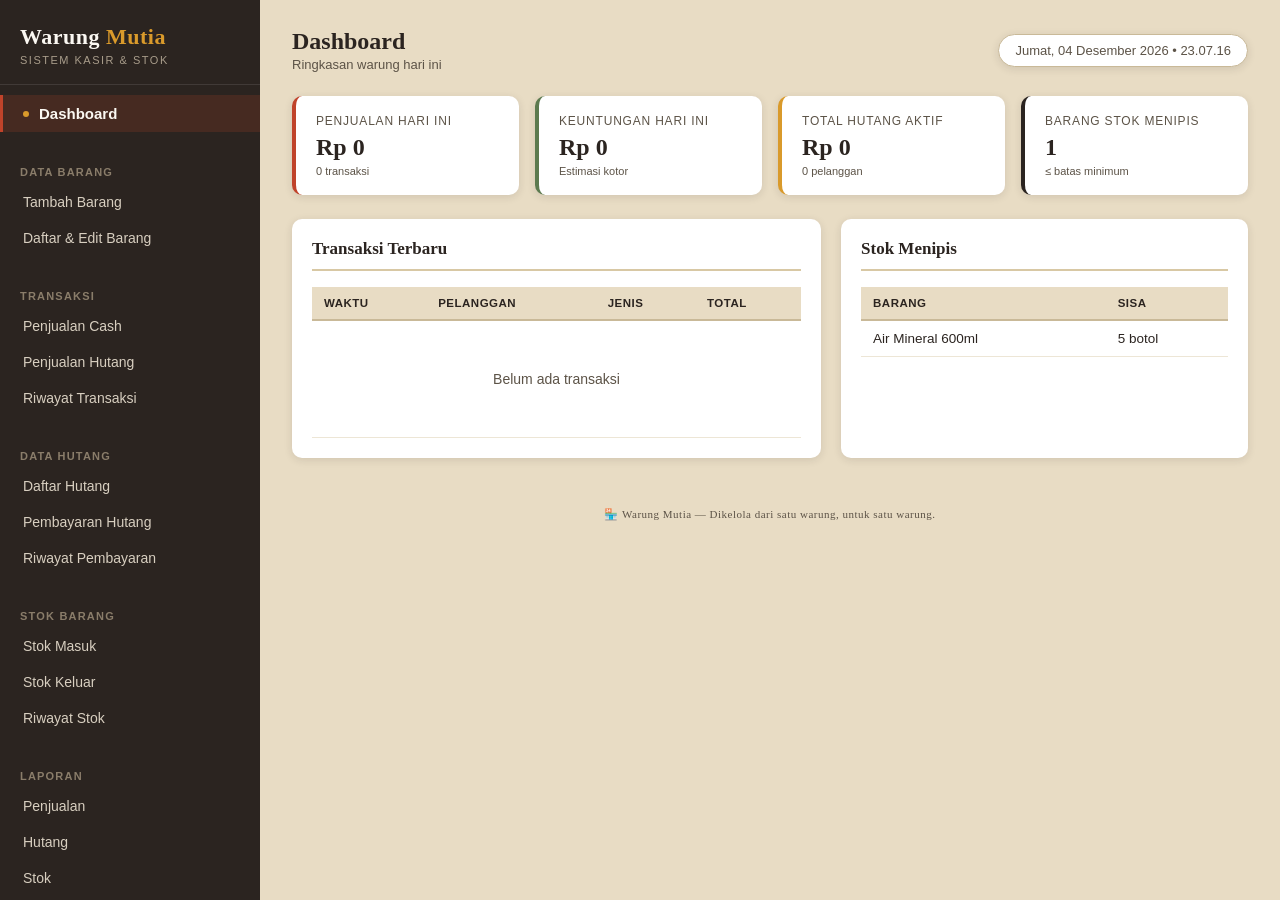
<file: index.html>
<!DOCTYPE html>
<html lang="id">
<head>
  <meta charset="UTF-8">
  <meta name="viewport" content="width=device-width, initial-scale=1.0">

  <!-- Theme browser/mobile -->
  <meta name="theme-color" content="#000000">
  <meta name="mobile-web-app-capable" content="yes">

  <!-- Title -->
  <title>Warung Mutia — Aplikasi Kasir</title>

  <!-- CSS -->
  <link rel="stylesheet" href="style.css">

  <!-- Browser favicon -->
  <link rel="icon" type="image/png" href="logo.png">

  <!-- iPhone Home Screen -->
  <link rel="apple-touch-icon" href="logo.png">

  <!-- Progressive Web App -->
  <link rel="manifest" href="manifest.json">

  <!-- Optional: iPhone standalone mode -->
  <meta name="apple-mobile-web-app-capable" content="yes">
  <meta name="apple-mobile-web-app-status-bar-style" content="black">

</head>
<body>

<div class="app">

  <div class="sidebar-overlay" id="sidebarOverlay" onclick="toggleSidebar(false)"></div>

  <!-- SIDEBAR -->
  <nav class="sidebar" id="sidebar">
    <div class="sidebar-header">
      <div class="logo brand-font">Warung <span>Mutia</span></div>
      <div class="tagline">Sistem Kasir &amp; Stok</div>
    </div>

    <div class="nav-group">
      <div class="nav-item dash active" data-target="dashboard" onclick="showSection('dashboard', this)">
        <span class="dot"></span> Dashboard
      </div>
    </div>

    <div class="nav-group">
      <div class="nav-group-title">Data Barang</div>
      <div class="nav-item" data-target="barang-tambah" onclick="showSection('barang-tambah', this)">Tambah Barang</div>
      <div class="nav-item" data-target="barang-daftar" onclick="showSection('barang-daftar', this)">Daftar &amp; Edit Barang</div>
    </div>

    <div class="nav-group">
      <div class="nav-group-title">Transaksi</div>
      <div class="nav-item" data-target="jual-cash" onclick="showSection('jual-cash', this)">Penjualan Cash</div>
      <div class="nav-item" data-target="jual-hutang" onclick="showSection('jual-hutang', this)">Penjualan Hutang</div>
      <div class="nav-item" data-target="riwayat-transaksi" onclick="showSection('riwayat-transaksi', this)">Riwayat Transaksi</div>
    </div>

    <div class="nav-group">
      <div class="nav-group-title">Data Hutang</div>
      <div class="nav-item" data-target="daftar-hutang" onclick="showSection('daftar-hutang', this)">Daftar Hutang</div>
      <div class="nav-item" data-target="bayar-hutang" onclick="showSection('bayar-hutang', this)">Pembayaran Hutang</div>
      <div class="nav-item" data-target="riwayat-bayar" onclick="showSection('riwayat-bayar', this)">Riwayat Pembayaran</div>
    </div>

    <div class="nav-group">
      <div class="nav-group-title">Stok Barang</div>
      <div class="nav-item" data-target="stok-masuk" onclick="showSection('stok-masuk', this)">Stok Masuk</div>
      <div class="nav-item" data-target="stok-keluar" onclick="showSection('stok-keluar', this)">Stok Keluar</div>
      <div class="nav-item" data-target="riwayat-stok" onclick="showSection('riwayat-stok', this)">Riwayat Stok</div>
    </div>

    <div class="nav-group">
      <div class="nav-group-title">Laporan</div>
      <div class="nav-item" data-target="lap-penjualan" onclick="showSection('lap-penjualan', this)">Penjualan</div>
      <div class="nav-item" data-target="lap-hutang" onclick="showSection('lap-hutang', this)">Hutang</div>
      <div class="nav-item" data-target="lap-stok" onclick="showSection('lap-stok', this)">Stok</div>
      <div class="nav-item" data-target="lap-untung" onclick="showSection('lap-untung', this)">Keuntungan</div>
    </div>

    <div class="nav-group">
      <div class="nav-group-title">Cadangan Data</div>
      <div class="nav-item" data-target="backup" onclick="showSection('backup', this)">💾 Backup &amp; Restore</div>
    </div>

    <div style="padding:18px 20px;margin-top:auto;">
      <button class="btn btn-outline btn-sm" style="width:100%;color:#d8cfc0;border-color:rgba(255,255,255,0.2);" onclick="resetAllData()">↺ Reset Semua Data</button>
    </div>
  </nav>

  <!-- MAIN -->
  <main class="main">

    <div class="topbar">
      <div style="display:flex;align-items:center;gap:12px;">
        <button class="menu-toggle" onclick="toggleSidebar(true)">☰</button>
        <div>
          <h1 id="pageTitle">Dashboard</h1>
          <div class="subtitle" id="pageSubtitle">Ringkasan warung hari ini</div>
        </div>
      </div>
      <div class="clock-pill" id="clockPill">—</div>
    </div>

    <!-- ============ DASHBOARD ============ -->
    <section class="section active" id="sec-dashboard">
      <div class="stat-grid">
        <div class="stat-card">
          <div class="label">Penjualan Hari Ini</div>
          <div class="value" id="stOmsetHariIni">Rp 0</div>
          <div class="sub" id="stTrxHariIni">0 transaksi</div>
        </div>
        <div class="stat-card leaf">
          <div class="label">Keuntungan Hari Ini</div>
          <div class="value" id="stUntungHariIni">Rp 0</div>
          <div class="sub">Estimasi kotor</div>
        </div>
        <div class="stat-card turmeric">
          <div class="label">Total Hutang Aktif</div>
          <div class="value" id="stHutangAktif">Rp 0</div>
          <div class="sub" id="stJmlPelangganHutang">0 pelanggan</div>
        </div>
        <div class="stat-card ink">
          <div class="label">Barang Stok Menipis</div>
          <div class="value" id="stStokMenipis">0</div>
          <div class="sub">≤ batas minimum</div>
        </div>
      </div>

      <div class="two-col">
        <div class="card">
          <h2>Transaksi Terbaru</h2>
          <div class="table-wrap">
            <table>
              <thead><tr><th>Waktu</th><th>Pelanggan</th><th>Jenis</th><th>Total</th></tr></thead>
              <tbody id="tblTrxTerbaru"></tbody>
            </table>
          </div>
        </div>
        <div class="card">
          <h2>Stok Menipis</h2>
          <div class="table-wrap">
            <table>
              <thead><tr><th>Barang</th><th>Sisa</th></tr></thead>
              <tbody id="tblStokMenipis"></tbody>
            </table>
          </div>
        </div>
      </div>
      <div class="signature-mark">🏪 Warung Mutia — Dikelola dari satu warung, untuk satu warung.</div>
    </section>

    <!-- ============ TAMBAH BARANG ============ -->
    <section class="section" id="sec-barang-tambah">
      <div class="card">
        <h2>Tambah Barang Baru</h2>
        <form id="formTambahBarang" onsubmit="return tambahBarang(event)">
          <div class="form-grid">
            <div class="field"><label>Nama Barang</label><input type="text" id="b_nama" required placeholder="Contoh: Indomie Goreng"></div>
            <div class="field"><label>Kategori</label><input type="text" id="b_kategori" placeholder="Contoh: Makanan Instan"></div>
            <div class="field"><label>Harga Beli (Rp)</label><input type="number" id="b_hargabeli" min="0" required placeholder="2500"></div>
            <div class="field"><label>Harga Jual (Rp)</label><input type="number" id="b_hargajual" min="0" required placeholder="3000"></div>
            <div class="field"><label>Stok Awal</label><input type="number" id="b_stok" min="0" required placeholder="50"></div>
            <div class="field"><label>Satuan</label><input type="text" id="b_satuan" placeholder="pcs / bungkus / kg"></div>
            <div class="field"><label>Stok Minimum (peringatan)</label><input type="number" id="b_stokmin" min="0" value="5"></div>
          </div>
          <div class="btn-row">
            <button type="submit" class="btn btn-primary">+ Simpan Barang</button>
            <button type="reset" class="btn btn-outline">Bersihkan Form</button>
          </div>
        </form>
      </div>
    </section>

    <!-- ============ DAFTAR & EDIT BARANG ============ -->
    <section class="section" id="sec-barang-daftar">
      <div class="card">
        <h2>Daftar Barang</h2>
        <div class="search-row">
          <input type="text" id="cariBarang" placeholder="Cari nama barang..." oninput="renderDaftarBarang()">
        </div>
        <div class="table-wrap">
          <table>
            <thead><tr><th>Nama</th><th>Kategori</th><th>Harga Beli</th><th>Harga Jual</th><th>Stok</th><th>Satuan</th><th>Aksi</th></tr></thead>
            <tbody id="tblDaftarBarang"></tbody>
          </table>
        </div>
      </div>
    </section>

    <!-- ============ PENJUALAN CASH ============ -->
    <section class="section" id="sec-jual-cash">
      <div class="two-col">
        <div class="card">
          <h2>Pilih Barang</h2>
          <input type="text" id="cariJualCash" placeholder="Cari barang..." oninput="renderQuickPickCash()" style="margin-bottom:12px;">
          <div class="quick-grid" id="quickPickCash"></div>
        </div>
        <div class="card">
          <h2>Keranjang Cash</h2>
          <div id="cartCash"><div class="empty-state"><span class="icon">🛒</span>Keranjang masih kosong</div></div>
          <div class="total-row"><span>Total</span><span id="totalCash">Rp 0</span></div>
          <div class="field" style="margin-top:14px;">
            <label>Uang Diterima (Rp)</label>
            <input type="number" id="cashDiterima" min="0" oninput="hitungKembalianCash()" placeholder="0">
          </div>
          <div class="helper-text" id="kembalianCash">Kembalian: Rp 0</div>
          <div class="btn-row">
            <button class="btn btn-primary" onclick="prosesCash()">✓ Proses Pembayaran</button>
            <button class="btn btn-outline" onclick="kosongkanCart('cash')">Kosongkan</button>
          </div>
        </div>
      </div>
    </section>

    <!-- ============ PENJUALAN HUTANG ============ -->
    <section class="section" id="sec-jual-hutang">
      <div class="two-col">
        <div class="card">
          <h2>Pilih Barang</h2>
          <input type="text" id="cariJualHutang" placeholder="Cari barang..." oninput="renderQuickPickHutang()" style="margin-bottom:12px;">
          <div class="quick-grid" id="quickPickHutang"></div>
        </div>
        <div class="card">
          <h2>Keranjang Hutang</h2>
          <div class="field" style="margin-bottom:14px;">
            <label>Nama Pelanggan</label>
            <input type="text" id="namaPelangganHutang" placeholder="Contoh: Bu Siti" required>
          </div>
          <div id="cartHutang"><div class="empty-state"><span class="icon">🛒</span>Keranjang masih kosong</div></div>
          <div class="total-row"><span>Total Hutang</span><span id="totalHutang">Rp 0</span></div>
          <div class="btn-row">
            <button class="btn btn-primary" onclick="prosesHutang()">✓ Catat sebagai Hutang</button>
            <button class="btn btn-outline" onclick="kosongkanCart('hutang')">Kosongkan</button>
          </div>
        </div>
      </div>
    </section>

    <!-- ============ RIWAYAT TRANSAKSI ============ -->
    <section class="section" id="sec-riwayat-transaksi">
      <div class="card">
        <h2>Riwayat Transaksi</h2>
        <div class="filter-bar">
          <div class="field"><label>Dari Tanggal</label><input type="date" id="filterTrxDari"></div>
          <div class="field"><label>Sampai Tanggal</label><input type="date" id="filterTrxSampai"></div>
          <div class="field">
            <label>Jenis</label>
            <select id="filterTrxJenis">
              <option value="">Semua</option>
              <option value="cash">Cash</option>
              <option value="hutang">Hutang</option>
            </select>
          </div>
          <button class="btn btn-primary" style="height:42px;" onclick="renderRiwayatTransaksi()">Tampilkan</button>
        </div>
        <div class="table-wrap">
          <table>
            <thead><tr><th>Waktu</th><th>Pelanggan</th><th>Jenis</th><th>Item</th><th>Total</th><th>Untung</th><th>Aksi</th></tr></thead>
            <tbody id="tblRiwayatTransaksi"></tbody>
          </table>
        </div>
      </div>
    </section>

    <!-- ============ DAFTAR HUTANG ============ -->
    <section class="section" id="sec-daftar-hutang">
      <div class="card">
        <h2>Daftar Hutang Aktif (per Pelanggan)</h2>
        <div class="table-wrap">
          <table>
            <thead><tr><th>Pelanggan</th><th>Total Hutang</th><th>Sudah Dibayar</th><th>Sisa Hutang</th><th>Status</th></tr></thead>
            <tbody id="tblDaftarHutang"></tbody>
          </table>
        </div>
      </div>
    </section>

    <!-- ============ PEMBAYARAN HUTANG ============ -->
    <section class="section" id="sec-bayar-hutang">
      <div class="card">
        <h2>Pembayaran Hutang</h2>
        <div class="form-grid">
          <div class="field">
            <label>Pilih Pelanggan</label>
            <select id="bayarPelanggan" onchange="updateInfoSisaHutang()"></select>
          </div>
          <div class="field">
            <label>Sisa Hutang Saat Ini</label>
            <input type="text" id="infoSisaHutang" disabled value="Rp 0">
          </div>
          <div class="field">
            <label>Jumlah Bayar (Rp)</label>
            <input type="number" id="jumlahBayarHutang" min="0">
          </div>
        </div>
        <div class="btn-row">
          <button class="btn btn-success" onclick="prosesBayarHutang()">✓ Simpan Pembayaran</button>
        </div>
      </div>
    </section>

    <!-- ============ RIWAYAT PEMBAYARAN ============ -->
    <section class="section" id="sec-riwayat-bayar">
      <div class="card">
        <h2>Riwayat Pembayaran Hutang</h2>
        <div class="table-wrap">
          <table>
            <thead><tr><th>Waktu</th><th>Pelanggan</th><th>Jumlah Bayar</th></tr></thead>
            <tbody id="tblRiwayatBayar"></tbody>
          </table>
        </div>
      </div>
    </section>

    <!-- ============ STOK MASUK ============ -->
    <section class="section" id="sec-stok-masuk">
      <div class="card">
        <h2>Tambah Stok Masuk</h2>
        <form id="formStokMasuk" onsubmit="return prosesStokMasuk(event)">
          <div class="form-grid">
            <div class="field">
              <label>Pilih Barang</label>
              <select id="masukBarang" required></select>
            </div>
            <div class="field"><label>Jumlah Masuk</label><input type="number" id="masukJumlah" min="1" required></div>
            <div class="field"><label>Keterangan (opsional)</label><input type="text" id="masukKet" placeholder="Contoh: Restok dari distributor"></div>
          </div>
          <div class="btn-row">
            <button type="submit" class="btn btn-success">+ Tambahkan Stok</button>
          </div>
        </form>
      </div>
    </section>

    <!-- ============ STOK KELUAR ============ -->
    <section class="section" id="sec-stok-keluar">
      <div class="card">
        <h2>Stok Keluar (di luar penjualan)</h2>
        <p class="helper-text" style="margin-bottom:14px;">Gunakan untuk barang rusak, hilang, kadaluwarsa, atau dipakai sendiri. Stok keluar dari penjualan sudah otomatis tercatat di menu Transaksi.</p>
        <form id="formStokKeluar" onsubmit="return prosesStokKeluar(event)">
          <div class="form-grid">
            <div class="field">
              <label>Pilih Barang</label>
              <select id="keluarBarang" required></select>
            </div>
            <div class="field"><label>Jumlah Keluar</label><input type="number" id="keluarJumlah" min="1" required></div>
            <div class="field"><label>Alasan</label>
              <select id="keluarAlasan">
                <option>Rusak</option>
                <option>Hilang</option>
                <option>Kadaluwarsa</option>
                <option>Pakai Sendiri</option>
                <option>Lainnya</option>
              </select>
            </div>
          </div>
          <div class="btn-row">
            <button type="submit" class="btn btn-primary">− Catat Stok Keluar</button>
          </div>
        </form>
      </div>
    </section>

    <!-- ============ RIWAYAT STOK ============ -->
    <section class="section" id="sec-riwayat-stok">
      <div class="card">
        <h2>Riwayat Pergerakan Stok</h2>
        <div class="table-wrap">
          <table>
            <thead><tr><th>Waktu</th><th>Barang</th><th>Jenis</th><th>Jumlah</th><th>Keterangan</th></tr></thead>
            <tbody id="tblRiwayatStok"></tbody>
          </table>
        </div>
      </div>
    </section>

    <!-- ============ LAPORAN PENJUALAN ============ -->
    <section class="section" id="sec-lap-penjualan">
      <div class="card">
        <h2>Laporan Penjualan</h2>
        <div class="pill-tabs">
          <div class="pill-tab active" data-p="harian" onclick="setPeriodeLaporan('penjualan','harian',this)">Harian</div>
          <div class="pill-tab" data-p="bulanan" onclick="setPeriodeLaporan('penjualan','bulanan',this)">Bulanan</div>
          <div class="pill-tab" data-p="semua" onclick="setPeriodeLaporan('penjualan','semua',this)">Semua</div>
        </div>
        <div class="stat-grid" style="grid-template-columns:repeat(3,1fr);">
          <div class="stat-card"><div class="label">Total Omset</div><div class="value" id="lapPenjualanOmset">Rp 0</div></div>
          <div class="stat-card leaf"><div class="label">Jumlah Transaksi</div><div class="value" id="lapPenjualanJumlah">0</div></div>
          <div class="stat-card turmeric"><div class="label">Rata-rata / Transaksi</div><div class="value" id="lapPenjualanRata">Rp 0</div></div>
        </div>
        <div class="table-wrap">
          <table>
            <thead><tr><th>Waktu</th><th>Pelanggan</th><th>Jenis</th><th>Total</th></tr></thead>
            <tbody id="tblLapPenjualan"></tbody>
          </table>
        </div>
      </div>
    </section>

    <!-- ============ LAPORAN HUTANG ============ -->
    <section class="section" id="sec-lap-hutang">
      <div class="card">
        <h2>Laporan Hutang</h2>
        <div class="stat-grid" style="grid-template-columns:repeat(3,1fr);">
          <div class="stat-card turmeric"><div class="label">Total Hutang Diberikan</div><div class="value" id="lapHutangTotal">Rp 0</div></div>
          <div class="stat-card leaf"><div class="label">Total Sudah Dibayar</div><div class="value" id="lapHutangDibayar">Rp 0</div></div>
          <div class="stat-card"><div class="label">Sisa Belum Dibayar</div><div class="value" id="lapHutangSisa">Rp 0</div></div>
        </div>
        <div class="table-wrap">
          <table>
            <thead><tr><th>Pelanggan</th><th>Total Hutang</th><th>Dibayar</th><th>Sisa</th><th>Status</th></tr></thead>
            <tbody id="tblLapHutang"></tbody>
          </table>
        </div>
      </div>
    </section>

    <!-- ============ LAPORAN STOK ============ -->
    <section class="section" id="sec-lap-stok">
      <div class="card">
        <h2>Laporan Stok</h2>
        <div class="table-wrap">
          <table>
            <thead><tr><th>Barang</th><th>Stok Saat Ini</th><th>Stok Minimum</th><th>Status</th><th>Nilai Stok (Modal)</th></tr></thead>
            <tbody id="tblLapStok"></tbody>
          </table>
        </div>
      </div>
    </section>

    <!-- ============ LAPORAN KEUNTUNGAN ============ -->
    <section class="section" id="sec-lap-untung">
      <div class="card">
        <h2>Laporan Keuntungan</h2>
        <div class="pill-tabs">
          <div class="pill-tab active" data-p="harian" onclick="setPeriodeLaporan('untung','harian',this)">Harian</div>
          <div class="pill-tab" data-p="bulanan" onclick="setPeriodeLaporan('untung','bulanan',this)">Bulanan</div>
          <div class="pill-tab" data-p="semua" onclick="setPeriodeLaporan('untung','semua',this)">Semua</div>
        </div>
        <div class="stat-grid" style="grid-template-columns:repeat(3,1fr);">
          <div class="stat-card"><div class="label">Total Omset</div><div class="value" id="lapUntungOmset">Rp 0</div></div>
          <div class="stat-card ink"><div class="label">Total Modal</div><div class="value" id="lapUntungModal">Rp 0</div></div>
          <div class="stat-card leaf"><div class="label">Estimasi Keuntungan</div><div class="value" id="lapUntungLaba">Rp 0</div></div>
        </div>
        <div class="table-wrap">
          <table>
            <thead><tr><th>Waktu</th><th>Omset</th><th>Modal</th><th>Untung</th></tr></thead>
            <tbody id="tblLapUntung"></tbody>
          </table>
        </div>
      </div>
    </section>

    <!-- ============ BACKUP & RESTORE ============ -->
    <section class="section" id="sec-backup">
      <div class="card">
        <h2>📦 Ringkasan Data Tersimpan</h2>
        <div class="stat-grid" style="grid-template-columns:repeat(4,1fr);">
          <div class="stat-card"><div class="label">Barang</div><div class="value" id="bkJmlBarang">0</div></div>
          <div class="stat-card leaf"><div class="label">Transaksi</div><div class="value" id="bkJmlTransaksi">0</div></div>
          <div class="stat-card turmeric"><div class="label">Pembayaran Hutang</div><div class="value" id="bkJmlBayar">0</div></div>
          <div class="stat-card ink"><div class="label">Log Stok</div><div class="value" id="bkJmlStokLog">0</div></div>
        </div>
        <div class="helper-text" id="bkInfoTerakhir" style="margin-top:-8px;margin-bottom:4px;"></div>
        <div class="helper-text">Semua data di atas tersimpan lokal di browser ini (localStorage), tanpa internet. Lakukan backup secara berkala agar data tidak hilang jika cache browser dibersihkan atau ganti device.</div>
      </div>

      <div class="card">
        <h2>⬇️ Backup (Unduh Data)</h2>
        <div class="helper-text" style="margin-bottom:14px;">Backup JSON dipakai untuk memulihkan data nanti (cadangan lengkap &amp; akurat). Backup Excel dipakai untuk dilihat, dicetak, atau diolah di Excel/Spreadsheet — tidak bisa di-import kembali.</div>
        <div class="btn-row">
          <button class="btn btn-primary" onclick="exportJSON()">⬇️ Unduh Backup JSON</button>
          <button class="btn btn-success" onclick="exportExcel()">📊 Unduh sebagai Excel (.xls)</button>
        </div>
      </div>

      <div class="card">
        <h2>⬆️ Restore (Pulihkan Data)</h2>
        <div class="helper-text" style="margin-bottom:14px;">Pilih file backup JSON (.json) yang pernah diunduh. <strong>Perhatian:</strong> proses ini akan menggantikan seluruh data yang ada saat ini di aplikasi dengan data dari file backup.</div>
        <div class="field" style="max-width:420px;">
          <label>File Backup (.json)</label>
          <input type="file" id="importFileInput" accept="application/json,.json" onchange="importJSON(event)">
        </div>
      </div>
      <div class="signature-mark">🏪 Warung Mutia — backup rutin, warung lebih aman</div>
    </section>

  </main>
</div>

<!-- TOAST -->
<div class="toast" id="toast"></div>

<!-- RECEIPT MODAL -->
<div class="receipt-modal-bg" id="receiptModalBg">
  <div class="receipt" id="receiptContent"></div>
</div>
<script src="script.js"> 
</script>
</body>
</html>
</file>
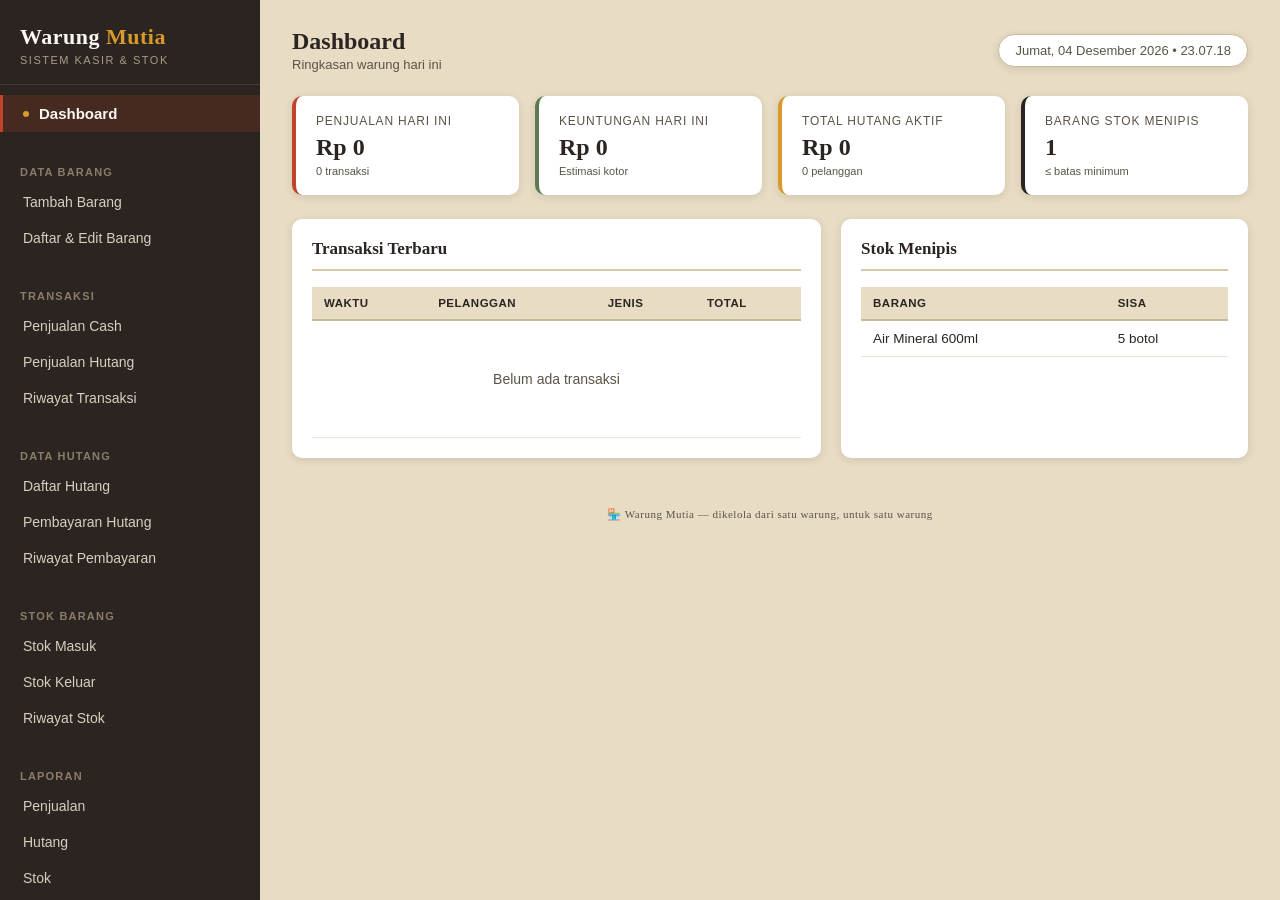
<file: index.html.html>
<!DOCTYPE html>
<html lang="id">
<head>
<meta charset="UTF-8">
<meta name="viewport" content="width=device-width, initial-scale=1.0">
<link rel="stylesheet" href="style.css">

<title>Warung Mutia — Aplikasi Kasir</title>
</head>
<body>

<div class="app">

  <div class="sidebar-overlay" id="sidebarOverlay" onclick="toggleSidebar(false)"></div>

  <!-- SIDEBAR -->
  <nav class="sidebar" id="sidebar">
    <div class="sidebar-header">
      <div class="logo brand-font">Warung <span>Mutia</span></div>
      <div class="tagline">Sistem Kasir &amp; Stok</div>
    </div>

    <div class="nav-group">
      <div class="nav-item dash active" data-target="dashboard" onclick="showSection('dashboard', this)">
        <span class="dot"></span> Dashboard
      </div>
    </div>

    <div class="nav-group">
      <div class="nav-group-title">Data Barang</div>
      <div class="nav-item" data-target="barang-tambah" onclick="showSection('barang-tambah', this)">Tambah Barang</div>
      <div class="nav-item" data-target="barang-daftar" onclick="showSection('barang-daftar', this)">Daftar &amp; Edit Barang</div>
    </div>

    <div class="nav-group">
      <div class="nav-group-title">Transaksi</div>
      <div class="nav-item" data-target="jual-cash" onclick="showSection('jual-cash', this)">Penjualan Cash</div>
      <div class="nav-item" data-target="jual-hutang" onclick="showSection('jual-hutang', this)">Penjualan Hutang</div>
      <div class="nav-item" data-target="riwayat-transaksi" onclick="showSection('riwayat-transaksi', this)">Riwayat Transaksi</div>
    </div>

    <div class="nav-group">
      <div class="nav-group-title">Data Hutang</div>
      <div class="nav-item" data-target="daftar-hutang" onclick="showSection('daftar-hutang', this)">Daftar Hutang</div>
      <div class="nav-item" data-target="bayar-hutang" onclick="showSection('bayar-hutang', this)">Pembayaran Hutang</div>
      <div class="nav-item" data-target="riwayat-bayar" onclick="showSection('riwayat-bayar', this)">Riwayat Pembayaran</div>
    </div>

    <div class="nav-group">
      <div class="nav-group-title">Stok Barang</div>
      <div class="nav-item" data-target="stok-masuk" onclick="showSection('stok-masuk', this)">Stok Masuk</div>
      <div class="nav-item" data-target="stok-keluar" onclick="showSection('stok-keluar', this)">Stok Keluar</div>
      <div class="nav-item" data-target="riwayat-stok" onclick="showSection('riwayat-stok', this)">Riwayat Stok</div>
    </div>

    <div class="nav-group">
      <div class="nav-group-title">Laporan</div>
      <div class="nav-item" data-target="lap-penjualan" onclick="showSection('lap-penjualan', this)">Penjualan</div>
      <div class="nav-item" data-target="lap-hutang" onclick="showSection('lap-hutang', this)">Hutang</div>
      <div class="nav-item" data-target="lap-stok" onclick="showSection('lap-stok', this)">Stok</div>
      <div class="nav-item" data-target="lap-untung" onclick="showSection('lap-untung', this)">Keuntungan</div>
    </div>

    <div class="nav-group">
      <div class="nav-group-title">Cadangan Data</div>
      <div class="nav-item" data-target="backup" onclick="showSection('backup', this)">💾 Backup &amp; Restore</div>
    </div>

    <div style="padding:18px 20px;margin-top:auto;">
      <button class="btn btn-outline btn-sm" style="width:100%;color:#d8cfc0;border-color:rgba(255,255,255,0.2);" onclick="resetAllData()">↺ Reset Semua Data</button>
    </div>
  </nav>

  <!-- MAIN -->
  <main class="main">

    <div class="topbar">
      <div style="display:flex;align-items:center;gap:12px;">
        <button class="menu-toggle" onclick="toggleSidebar(true)">☰</button>
        <div>
          <h1 id="pageTitle">Dashboard</h1>
          <div class="subtitle" id="pageSubtitle">Ringkasan warung hari ini</div>
        </div>
      </div>
      <div class="clock-pill" id="clockPill">—</div>
    </div>

    <!-- ============ DASHBOARD ============ -->
    <section class="section active" id="sec-dashboard">
      <div class="stat-grid">
        <div class="stat-card">
          <div class="label">Penjualan Hari Ini</div>
          <div class="value" id="stOmsetHariIni">Rp 0</div>
          <div class="sub" id="stTrxHariIni">0 transaksi</div>
        </div>
        <div class="stat-card leaf">
          <div class="label">Keuntungan Hari Ini</div>
          <div class="value" id="stUntungHariIni">Rp 0</div>
          <div class="sub">Estimasi kotor</div>
        </div>
        <div class="stat-card turmeric">
          <div class="label">Total Hutang Aktif</div>
          <div class="value" id="stHutangAktif">Rp 0</div>
          <div class="sub" id="stJmlPelangganHutang">0 pelanggan</div>
        </div>
        <div class="stat-card ink">
          <div class="label">Barang Stok Menipis</div>
          <div class="value" id="stStokMenipis">0</div>
          <div class="sub">≤ batas minimum</div>
        </div>
      </div>

      <div class="two-col">
        <div class="card">
          <h2>Transaksi Terbaru</h2>
          <div class="table-wrap">
            <table>
              <thead><tr><th>Waktu</th><th>Pelanggan</th><th>Jenis</th><th>Total</th></tr></thead>
              <tbody id="tblTrxTerbaru"></tbody>
            </table>
          </div>
        </div>
        <div class="card">
          <h2>Stok Menipis</h2>
          <div class="table-wrap">
            <table>
              <thead><tr><th>Barang</th><th>Sisa</th></tr></thead>
              <tbody id="tblStokMenipis"></tbody>
            </table>
          </div>
        </div>
      </div>
      <div class="signature-mark">🏪 Warung Mutia — dikelola dari satu warung, untuk satu warung</div>
    </section>

    <!-- ============ TAMBAH BARANG ============ -->
    <section class="section" id="sec-barang-tambah">
      <div class="card">
        <h2>Tambah Barang Baru</h2>
        <form id="formTambahBarang" onsubmit="return tambahBarang(event)">
          <div class="form-grid">
            <div class="field"><label>Nama Barang</label><input type="text" id="b_nama" required placeholder="Contoh: Indomie Goreng"></div>
            <div class="field"><label>Kategori</label><input type="text" id="b_kategori" placeholder="Contoh: Makanan Instan"></div>
            <div class="field"><label>Harga Beli (Rp)</label><input type="number" id="b_hargabeli" min="0" required placeholder="2500"></div>
            <div class="field"><label>Harga Jual (Rp)</label><input type="number" id="b_hargajual" min="0" required placeholder="3000"></div>
            <div class="field"><label>Stok Awal</label><input type="number" id="b_stok" min="0" required placeholder="50"></div>
            <div class="field"><label>Satuan</label><input type="text" id="b_satuan" placeholder="pcs / bungkus / kg"></div>
            <div class="field"><label>Stok Minimum (peringatan)</label><input type="number" id="b_stokmin" min="0" value="5"></div>
          </div>
          <div class="btn-row">
            <button type="submit" class="btn btn-primary">+ Simpan Barang</button>
            <button type="reset" class="btn btn-outline">Bersihkan Form</button>
          </div>
        </form>
      </div>
    </section>

    <!-- ============ DAFTAR & EDIT BARANG ============ -->
    <section class="section" id="sec-barang-daftar">
      <div class="card">
        <h2>Daftar Barang</h2>
        <div class="search-row">
          <input type="text" id="cariBarang" placeholder="Cari nama barang..." oninput="renderDaftarBarang()">
        </div>
        <div class="table-wrap">
          <table>
            <thead><tr><th>Nama</th><th>Kategori</th><th>Harga Beli</th><th>Harga Jual</th><th>Stok</th><th>Satuan</th><th>Aksi</th></tr></thead>
            <tbody id="tblDaftarBarang"></tbody>
          </table>
        </div>
      </div>
    </section>

    <!-- ============ PENJUALAN CASH ============ -->
    <section class="section" id="sec-jual-cash">
      <div class="two-col">
        <div class="card">
          <h2>Pilih Barang</h2>
          <input type="text" id="cariJualCash" placeholder="Cari barang..." oninput="renderQuickPickCash()" style="margin-bottom:12px;">
          <div class="quick-grid" id="quickPickCash"></div>
        </div>
        <div class="card">
          <h2>Keranjang Cash</h2>
          <div id="cartCash"><div class="empty-state"><span class="icon">🛒</span>Keranjang masih kosong</div></div>
          <div class="total-row"><span>Total</span><span id="totalCash">Rp 0</span></div>
          <div class="field" style="margin-top:14px;">
            <label>Uang Diterima (Rp)</label>
            <input type="number" id="cashDiterima" min="0" oninput="hitungKembalianCash()" placeholder="0">
          </div>
          <div class="helper-text" id="kembalianCash">Kembalian: Rp 0</div>
          <div class="btn-row">
            <button class="btn btn-primary" onclick="prosesCash()">✓ Proses Pembayaran</button>
            <button class="btn btn-outline" onclick="kosongkanCart('cash')">Kosongkan</button>
          </div>
        </div>
      </div>
    </section>

    <!-- ============ PENJUALAN HUTANG ============ -->
    <section class="section" id="sec-jual-hutang">
      <div class="two-col">
        <div class="card">
          <h2>Pilih Barang</h2>
          <input type="text" id="cariJualHutang" placeholder="Cari barang..." oninput="renderQuickPickHutang()" style="margin-bottom:12px;">
          <div class="quick-grid" id="quickPickHutang"></div>
        </div>
        <div class="card">
          <h2>Keranjang Hutang</h2>
          <div class="field" style="margin-bottom:14px;">
            <label>Nama Pelanggan</label>
            <input type="text" id="namaPelangganHutang" placeholder="Contoh: Bu Siti" required>
          </div>
          <div id="cartHutang"><div class="empty-state"><span class="icon">🛒</span>Keranjang masih kosong</div></div>
          <div class="total-row"><span>Total Hutang</span><span id="totalHutang">Rp 0</span></div>
          <div class="btn-row">
            <button class="btn btn-primary" onclick="prosesHutang()">✓ Catat sebagai Hutang</button>
            <button class="btn btn-outline" onclick="kosongkanCart('hutang')">Kosongkan</button>
          </div>
        </div>
      </div>
    </section>

    <!-- ============ RIWAYAT TRANSAKSI ============ -->
    <section class="section" id="sec-riwayat-transaksi">
      <div class="card">
        <h2>Riwayat Transaksi</h2>
        <div class="filter-bar">
          <div class="field"><label>Dari Tanggal</label><input type="date" id="filterTrxDari"></div>
          <div class="field"><label>Sampai Tanggal</label><input type="date" id="filterTrxSampai"></div>
          <div class="field">
            <label>Jenis</label>
            <select id="filterTrxJenis">
              <option value="">Semua</option>
              <option value="cash">Cash</option>
              <option value="hutang">Hutang</option>
            </select>
          </div>
          <button class="btn btn-primary" style="height:42px;" onclick="renderRiwayatTransaksi()">Tampilkan</button>
        </div>
        <div class="table-wrap">
          <table>
            <thead><tr><th>Waktu</th><th>Pelanggan</th><th>Jenis</th><th>Item</th><th>Total</th><th>Untung</th><th>Aksi</th></tr></thead>
            <tbody id="tblRiwayatTransaksi"></tbody>
          </table>
        </div>
      </div>
    </section>

    <!-- ============ DAFTAR HUTANG ============ -->
    <section class="section" id="sec-daftar-hutang">
      <div class="card">
        <h2>Daftar Hutang Aktif (per Pelanggan)</h2>
        <div class="table-wrap">
          <table>
            <thead><tr><th>Pelanggan</th><th>Total Hutang</th><th>Sudah Dibayar</th><th>Sisa Hutang</th><th>Status</th></tr></thead>
            <tbody id="tblDaftarHutang"></tbody>
          </table>
        </div>
      </div>
    </section>

    <!-- ============ PEMBAYARAN HUTANG ============ -->
    <section class="section" id="sec-bayar-hutang">
      <div class="card">
        <h2>Pembayaran Hutang</h2>
        <div class="form-grid">
          <div class="field">
            <label>Pilih Pelanggan</label>
            <select id="bayarPelanggan" onchange="updateInfoSisaHutang()"></select>
          </div>
          <div class="field">
            <label>Sisa Hutang Saat Ini</label>
            <input type="text" id="infoSisaHutang" disabled value="Rp 0">
          </div>
          <div class="field">
            <label>Jumlah Bayar (Rp)</label>
            <input type="number" id="jumlahBayarHutang" min="0">
          </div>
        </div>
        <div class="btn-row">
          <button class="btn btn-success" onclick="prosesBayarHutang()">✓ Simpan Pembayaran</button>
        </div>
      </div>
    </section>

    <!-- ============ RIWAYAT PEMBAYARAN ============ -->
    <section class="section" id="sec-riwayat-bayar">
      <div class="card">
        <h2>Riwayat Pembayaran Hutang</h2>
        <div class="table-wrap">
          <table>
            <thead><tr><th>Waktu</th><th>Pelanggan</th><th>Jumlah Bayar</th></tr></thead>
            <tbody id="tblRiwayatBayar"></tbody>
          </table>
        </div>
      </div>
    </section>

    <!-- ============ STOK MASUK ============ -->
    <section class="section" id="sec-stok-masuk">
      <div class="card">
        <h2>Tambah Stok Masuk</h2>
        <form id="formStokMasuk" onsubmit="return prosesStokMasuk(event)">
          <div class="form-grid">
            <div class="field">
              <label>Pilih Barang</label>
              <select id="masukBarang" required></select>
            </div>
            <div class="field"><label>Jumlah Masuk</label><input type="number" id="masukJumlah" min="1" required></div>
            <div class="field"><label>Keterangan (opsional)</label><input type="text" id="masukKet" placeholder="Contoh: Restok dari distributor"></div>
          </div>
          <div class="btn-row">
            <button type="submit" class="btn btn-success">+ Tambahkan Stok</button>
          </div>
        </form>
      </div>
    </section>

    <!-- ============ STOK KELUAR ============ -->
    <section class="section" id="sec-stok-keluar">
      <div class="card">
        <h2>Stok Keluar (di luar penjualan)</h2>
        <p class="helper-text" style="margin-bottom:14px;">Gunakan untuk barang rusak, hilang, kadaluwarsa, atau dipakai sendiri. Stok keluar dari penjualan sudah otomatis tercatat di menu Transaksi.</p>
        <form id="formStokKeluar" onsubmit="return prosesStokKeluar(event)">
          <div class="form-grid">
            <div class="field">
              <label>Pilih Barang</label>
              <select id="keluarBarang" required></select>
            </div>
            <div class="field"><label>Jumlah Keluar</label><input type="number" id="keluarJumlah" min="1" required></div>
            <div class="field"><label>Alasan</label>
              <select id="keluarAlasan">
                <option>Rusak</option>
                <option>Hilang</option>
                <option>Kadaluwarsa</option>
                <option>Pakai Sendiri</option>
                <option>Lainnya</option>
              </select>
            </div>
          </div>
          <div class="btn-row">
            <button type="submit" class="btn btn-primary">− Catat Stok Keluar</button>
          </div>
        </form>
      </div>
    </section>

    <!-- ============ RIWAYAT STOK ============ -->
    <section class="section" id="sec-riwayat-stok">
      <div class="card">
        <h2>Riwayat Pergerakan Stok</h2>
        <div class="table-wrap">
          <table>
            <thead><tr><th>Waktu</th><th>Barang</th><th>Jenis</th><th>Jumlah</th><th>Keterangan</th></tr></thead>
            <tbody id="tblRiwayatStok"></tbody>
          </table>
        </div>
      </div>
    </section>

    <!-- ============ LAPORAN PENJUALAN ============ -->
    <section class="section" id="sec-lap-penjualan">
      <div class="card">
        <h2>Laporan Penjualan</h2>
        <div class="pill-tabs">
          <div class="pill-tab active" data-p="harian" onclick="setPeriodeLaporan('penjualan','harian',this)">Harian</div>
          <div class="pill-tab" data-p="bulanan" onclick="setPeriodeLaporan('penjualan','bulanan',this)">Bulanan</div>
          <div class="pill-tab" data-p="semua" onclick="setPeriodeLaporan('penjualan','semua',this)">Semua</div>
        </div>
        <div class="stat-grid" style="grid-template-columns:repeat(3,1fr);">
          <div class="stat-card"><div class="label">Total Omset</div><div class="value" id="lapPenjualanOmset">Rp 0</div></div>
          <div class="stat-card leaf"><div class="label">Jumlah Transaksi</div><div class="value" id="lapPenjualanJumlah">0</div></div>
          <div class="stat-card turmeric"><div class="label">Rata-rata / Transaksi</div><div class="value" id="lapPenjualanRata">Rp 0</div></div>
        </div>
        <div class="table-wrap">
          <table>
            <thead><tr><th>Waktu</th><th>Pelanggan</th><th>Jenis</th><th>Total</th></tr></thead>
            <tbody id="tblLapPenjualan"></tbody>
          </table>
        </div>
      </div>
    </section>

    <!-- ============ LAPORAN HUTANG ============ -->
    <section class="section" id="sec-lap-hutang">
      <div class="card">
        <h2>Laporan Hutang</h2>
        <div class="stat-grid" style="grid-template-columns:repeat(3,1fr);">
          <div class="stat-card turmeric"><div class="label">Total Hutang Diberikan</div><div class="value" id="lapHutangTotal">Rp 0</div></div>
          <div class="stat-card leaf"><div class="label">Total Sudah Dibayar</div><div class="value" id="lapHutangDibayar">Rp 0</div></div>
          <div class="stat-card"><div class="label">Sisa Belum Dibayar</div><div class="value" id="lapHutangSisa">Rp 0</div></div>
        </div>
        <div class="table-wrap">
          <table>
            <thead><tr><th>Pelanggan</th><th>Total Hutang</th><th>Dibayar</th><th>Sisa</th><th>Status</th></tr></thead>
            <tbody id="tblLapHutang"></tbody>
          </table>
        </div>
      </div>
    </section>

    <!-- ============ LAPORAN STOK ============ -->
    <section class="section" id="sec-lap-stok">
      <div class="card">
        <h2>Laporan Stok</h2>
        <div class="table-wrap">
          <table>
            <thead><tr><th>Barang</th><th>Stok Saat Ini</th><th>Stok Minimum</th><th>Status</th><th>Nilai Stok (Modal)</th></tr></thead>
            <tbody id="tblLapStok"></tbody>
          </table>
        </div>
      </div>
    </section>

    <!-- ============ LAPORAN KEUNTUNGAN ============ -->
    <section class="section" id="sec-lap-untung">
      <div class="card">
        <h2>Laporan Keuntungan</h2>
        <div class="pill-tabs">
          <div class="pill-tab active" data-p="harian" onclick="setPeriodeLaporan('untung','harian',this)">Harian</div>
          <div class="pill-tab" data-p="bulanan" onclick="setPeriodeLaporan('untung','bulanan',this)">Bulanan</div>
          <div class="pill-tab" data-p="semua" onclick="setPeriodeLaporan('untung','semua',this)">Semua</div>
        </div>
        <div class="stat-grid" style="grid-template-columns:repeat(3,1fr);">
          <div class="stat-card"><div class="label">Total Omset</div><div class="value" id="lapUntungOmset">Rp 0</div></div>
          <div class="stat-card ink"><div class="label">Total Modal</div><div class="value" id="lapUntungModal">Rp 0</div></div>
          <div class="stat-card leaf"><div class="label">Estimasi Keuntungan</div><div class="value" id="lapUntungLaba">Rp 0</div></div>
        </div>
        <div class="table-wrap">
          <table>
            <thead><tr><th>Waktu</th><th>Omset</th><th>Modal</th><th>Untung</th></tr></thead>
            <tbody id="tblLapUntung"></tbody>
          </table>
        </div>
      </div>
    </section>

    <!-- ============ BACKUP & RESTORE ============ -->
    <section class="section" id="sec-backup">
      <div class="card">
        <h2>📦 Ringkasan Data Tersimpan</h2>
        <div class="stat-grid" style="grid-template-columns:repeat(4,1fr);">
          <div class="stat-card"><div class="label">Barang</div><div class="value" id="bkJmlBarang">0</div></div>
          <div class="stat-card leaf"><div class="label">Transaksi</div><div class="value" id="bkJmlTransaksi">0</div></div>
          <div class="stat-card turmeric"><div class="label">Pembayaran Hutang</div><div class="value" id="bkJmlBayar">0</div></div>
          <div class="stat-card ink"><div class="label">Log Stok</div><div class="value" id="bkJmlStokLog">0</div></div>
        </div>
        <div class="helper-text" id="bkInfoTerakhir" style="margin-top:-8px;margin-bottom:4px;"></div>
        <div class="helper-text">Semua data di atas tersimpan lokal di browser ini (localStorage), tanpa internet. Lakukan backup secara berkala agar data tidak hilang jika cache browser dibersihkan atau ganti device.</div>
      </div>

      <div class="card">
        <h2>⬇️ Backup (Unduh Data)</h2>
        <div class="helper-text" style="margin-bottom:14px;">Backup JSON dipakai untuk memulihkan data nanti (cadangan lengkap &amp; akurat). Backup Excel dipakai untuk dilihat, dicetak, atau diolah di Excel/Spreadsheet — tidak bisa di-import kembali.</div>
        <div class="btn-row">
          <button class="btn btn-primary" onclick="exportJSON()">⬇️ Unduh Backup JSON</button>
          <button class="btn btn-success" onclick="exportExcel()">📊 Unduh sebagai Excel (.xls)</button>
        </div>
      </div>

      <div class="card">
        <h2>⬆️ Restore (Pulihkan Data)</h2>
        <div class="helper-text" style="margin-bottom:14px;">Pilih file backup JSON (.json) yang pernah diunduh. <strong>Perhatian:</strong> proses ini akan menggantikan seluruh data yang ada saat ini di aplikasi dengan data dari file backup.</div>
        <div class="field" style="max-width:420px;">
          <label>File Backup (.json)</label>
          <input type="file" id="importFileInput" accept="application/json,.json" onchange="importJSON(event)">
        </div>
      </div>
      <div class="signature-mark">🏪 Warung Mutia — backup rutin, warung lebih aman</div>
    </section>

  </main>
</div>

<!-- TOAST -->
<div class="toast" id="toast"></div>

<!-- RECEIPT MODAL -->
<div class="receipt-modal-bg" id="receiptModalBg">
  <div class="receipt" id="receiptContent"></div>
</div>
<script src="script.js"></script>
</body>
</html>
</file>
<file: style.css>
:root{
    --kraft:#E8DCC4;
    --kraft-dark:#D8C8A4;
    --ink:#2B2420;
    --ink-soft:#5C5347;
    --rice:#FBF8F2;
    --chili:#C0432A;
    --chili-dark:#9E3420;
    --leaf:#5C7A4F;
    --leaf-dark:#43603A;
    --turmeric:#D99A2B;
    --line:#C9B998;
    --white:#FFFFFF;
    --radius:10px;
    --shadow:0 2px 8px rgba(43,36,32,0.12);
    --shadow-lg:0 8px 24px rgba(43,36,32,0.18);
  }

  *{box-sizing:border-box;}
  html,body{margin:0;padding:0;}
  body{
    font-family:'Segoe UI',-apple-system,BlinkMacSystemFont,sans-serif;
    background:var(--kraft);
    color:var(--ink);
    min-height:100vh;
  }

  @font-face{
    font-family:'Fraunces-fallback';
    src:local('Georgia');
  }

  .brand-font{
    font-family:Georgia,'Times New Roman',serif;
    font-weight:700;
  }

  /* ===== Layout ===== */
  .app{
    display:flex;
    min-height:100vh;
  }

  /* Sidebar */
  .sidebar{
    width:260px;
    background:var(--ink);
    color:var(--rice);
    flex-shrink:0;
    display:flex;
    flex-direction:column;
    position:fixed;
    top:0;left:0;bottom:0;
    overflow-y:auto;
    z-index:50;
    transition:transform .25s ease;
  }
  .sidebar-header{
    padding:24px 20px 18px;
    border-bottom:1px solid rgba(255,255,255,0.1);
  }
  .sidebar-header .logo{
    font-size:22px;
    letter-spacing:0.5px;
  }
  .sidebar-header .logo span{color:var(--turmeric);}
  .sidebar-header .tagline{
    font-size:11px;
    color:#a89c8a;
    margin-top:4px;
    letter-spacing:1.5px;
    text-transform:uppercase;
  }

  .nav-group{padding:10px 0;}
  .nav-group-title{
    font-size:11px;
    text-transform:uppercase;
    letter-spacing:1.2px;
    color:#8a7d6a;
    padding:14px 20px 6px;
    font-weight:600;
  }
  .nav-item{
    display:flex;
    align-items:center;
    gap:10px;
    padding:10px 20px;
    cursor:pointer;
    font-size:14px;
    color:#d8cfc0;
    border-left:3px solid transparent;
    transition:background .15s, color .15s;
    user-select:none;
  }
  .nav-item:hover{background:rgba(255,255,255,0.06); color:var(--rice);}
  .nav-item.active{
    background:rgba(192,67,42,0.18);
    border-left-color:var(--chili);
    color:var(--rice);
    font-weight:600;
  }
  .nav-item .dot{
    width:6px;height:6px;border-radius:50%;
    background:var(--turmeric);
    flex-shrink:0;
  }
  .nav-item.dash{font-size:15px;font-weight:700;}

  /* Main */
  .main{
    margin-left:260px;
    flex:1;
    min-width:0;
    padding:28px 32px 60px;
  }

  .topbar{
    display:flex;
    justify-content:space-between;
    align-items:center;
    margin-bottom:24px;
    flex-wrap:wrap;
    gap:12px;
  }
  .topbar h1{
    font-size:24px;
    margin:0;
    font-family:Georgia,serif;
  }
  .topbar .subtitle{
    font-size:13px;
    color:var(--ink-soft);
    margin-top:2px;
  }
  .menu-toggle{
    display:none;
    background:var(--ink);
    color:var(--rice);
    border:none;
    border-radius:8px;
    padding:8px 12px;
    font-size:18px;
    cursor:pointer;
  }

  .clock-pill{
    background:var(--white);
    border:1px solid var(--line);
    border-radius:30px;
    padding:8px 16px;
    font-size:13px;
    color:var(--ink-soft);
    box-shadow:var(--shadow);
  }

  /* Cards */
  .card{
    background:var(--white);
    border-radius:var(--radius);
    box-shadow:var(--shadow);
    padding:20px;
    margin-bottom:20px;
  }
  .card h2{
    margin:0 0 16px;
    font-size:17px;
    font-family:Georgia,serif;
    border-bottom:2px solid var(--kraft-dark);
    padding-bottom:10px;
  }

  .stat-grid{
    display:grid;
    grid-template-columns:repeat(4,1fr);
    gap:16px;
    margin-bottom:24px;
  }
  .stat-card{
    background:var(--white);
    border-radius:var(--radius);
    padding:18px 20px;
    box-shadow:var(--shadow);
    border-left:4px solid var(--chili);
    position:relative;
    overflow:hidden;
  }
  .stat-card.leaf{border-left-color:var(--leaf);}
  .stat-card.turmeric{border-left-color:var(--turmeric);}
  .stat-card.ink{border-left-color:var(--ink);}
  .stat-card .label{
    font-size:12px;
    color:var(--ink-soft);
    text-transform:uppercase;
    letter-spacing:0.8px;
    margin-bottom:6px;
  }
  .stat-card .value{
    font-size:24px;
    font-weight:700;
    font-family:Georgia,serif;
  }
  .stat-card .sub{
    font-size:11px;
    color:var(--ink-soft);
    margin-top:4px;
  }

  /* Forms */
  .form-grid{
    display:grid;
    grid-template-columns:repeat(2,1fr);
    gap:14px;
  }
  .form-grid.single{grid-template-columns:1fr;}
  label{
    font-size:12px;
    font-weight:600;
    color:var(--ink-soft);
    display:block;
    margin-bottom:5px;
    text-transform:uppercase;
    letter-spacing:0.4px;
  }
  input,select,textarea{
    width:100%;
    padding:10px 12px;
    border:1.5px solid var(--line);
    border-radius:8px;
    font-size:14px;
    background:var(--rice);
    color:var(--ink);
    font-family:inherit;
  }
  input:focus,select:focus,textarea:focus{
    outline:none;
    border-color:var(--chili);
    background:var(--white);
  }
  .field{margin-bottom:0;}

  .btn{
    display:inline-flex;
    align-items:center;
    gap:6px;
    padding:10px 18px;
    border-radius:8px;
    border:none;
    font-size:14px;
    font-weight:600;
    cursor:pointer;
    transition:transform .1s, box-shadow .15s;
  }
  .btn:active{transform:scale(0.97);}
  .btn-primary{background:var(--chili);color:white;}
  .btn-primary:hover{background:var(--chili-dark);}
  .btn-success{background:var(--leaf);color:white;}
  .btn-success:hover{background:var(--leaf-dark);}
  .btn-outline{background:transparent;border:1.5px solid var(--line);color:var(--ink);}
  .btn-outline:hover{border-color:var(--ink);}
  .btn-sm{padding:6px 12px;font-size:12px;}
  .btn-danger{background:#fff;color:var(--chili);border:1.5px solid var(--chili);}
  .btn-danger:hover{background:var(--chili);color:white;}
  .btn-row{display:flex;gap:10px;margin-top:16px;flex-wrap:wrap;}

  /* Table */
  .table-wrap{overflow-x:auto;}
  table{
    width:100%;
    border-collapse:collapse;
    font-size:13.5px;
  }
  thead th{
    text-align:left;
    background:var(--kraft);
    color:var(--ink);
    padding:10px 12px;
    font-size:11.5px;
    text-transform:uppercase;
    letter-spacing:0.5px;
    border-bottom:2px solid var(--line);
    white-space:nowrap;
  }
  tbody td{
    padding:10px 12px;
    border-bottom:1px solid #EDE6D6;
    vertical-align:middle;
  }
  tbody tr:hover{background:#FAF6EC;}
  .badge{
    display:inline-block;
    padding:3px 9px;
    border-radius:20px;
    font-size:11px;
    font-weight:700;
  }
  .badge-low{background:#FBE3DD;color:var(--chili-dark);}
  .badge-ok{background:#E4EEDF;color:var(--leaf-dark);}
  .badge-lunas{background:#E4EEDF;color:var(--leaf-dark);}
  .badge-belum{background:#FDF1DA;color:#8a6418;}
  .empty-state{
    text-align:center;
    padding:40px 20px;
    color:var(--ink-soft);
    font-size:14px;
  }
  .empty-state .icon{font-size:34px;display:block;margin-bottom:8px;}

  .search-row{
    display:flex;
    gap:10px;
    margin-bottom:16px;
    flex-wrap:wrap;
  }
  .search-row input{flex:1;min-width:160px;}

  .toast{
    position:fixed;
    bottom:24px;right:24px;
    background:var(--ink);
    color:var(--rice);
    padding:14px 20px;
    border-radius:8px;
    font-size:14px;
    box-shadow:var(--shadow-lg);
    z-index:200;
    opacity:0;
    transform:translateY(10px);
    transition:opacity .25s,transform .25s;
    max-width:320px;
    border-left:4px solid var(--turmeric);
  }
  .toast.show{opacity:1;transform:translateY(0);}

  .pill-tabs{display:flex;gap:8px;margin-bottom:18px;flex-wrap:wrap;}
  .pill-tab{
    padding:8px 16px;
    border-radius:20px;
    background:var(--white);
    border:1.5px solid var(--line);
    font-size:13px;
    cursor:pointer;
    font-weight:600;
    color:var(--ink-soft);
  }
  .pill-tab.active{
    background:var(--ink);
    color:var(--rice);
    border-color:var(--ink);
  }

  .cart-line{
    display:flex;
    justify-content:space-between;
    align-items:center;
    padding:10px 0;
    border-bottom:1px dashed var(--line);
    font-size:13.5px;
    gap:8px;
  }
  .cart-line:last-child{border-bottom:none;}
  .cart-line .nm{flex:1;font-weight:600;}
  .qty-control{display:flex;align-items:center;gap:6px;}
  .qty-control button{
    width:26px;height:26px;
    border-radius:6px;
    border:1px solid var(--line);
    background:var(--rice);
    cursor:pointer;
    font-weight:700;
    color:var(--ink);
  }
  .qty-control span{min-width:22px;text-align:center;font-weight:600;}

  .total-row{
    display:flex;
    justify-content:space-between;
    padding:14px 0 0;
    font-size:18px;
    font-weight:700;
    font-family:Georgia,serif;
    border-top:2px solid var(--ink);
    margin-top:10px;
  }
  .total-row span:last-child{color:var(--chili);}

  .two-col{
    display:grid;
    grid-template-columns:1.3fr 1fr;
    gap:20px;
  }

  .receipt-modal-bg{
    position:fixed;inset:0;
    background:rgba(43,36,32,0.55);
    display:none;
    align-items:center;justify-content:center;
    z-index:300;
    padding:20px;
  }
  .receipt-modal-bg.show{display:flex;}
  .receipt{
    background:var(--rice);
    width:100%;max-width:340px;
    border-radius:10px;
    padding:24px;
    font-family:'Courier New',monospace;
    box-shadow:var(--shadow-lg);
    max-height:85vh;
    overflow-y:auto;
  }
  .receipt h3{
    text-align:center;
    margin:0 0 4px;
    font-family:Georgia,serif;
    letter-spacing:1px;
  }
  .receipt .center{text-align:center;font-size:11px;color:var(--ink-soft);margin-bottom:14px;}
  .receipt hr{border:none;border-top:1px dashed var(--ink-soft);margin:10px 0;}
  .receipt .line{display:flex;justify-content:space-between;font-size:12.5px;margin-bottom:4px;}

  .quick-grid{
    display:grid;
    grid-template-columns:repeat(3,1fr);
    gap:10px;
    margin-top:8px;
  }
  .quick-item{
    background:var(--rice);
    border:1.5px solid var(--line);
    border-radius:8px;
    padding:10px;
    cursor:pointer;
    text-align:left;
    transition:border-color .15s, background .15s;
  }
  .quick-item:hover{border-color:var(--chili);background:var(--white);}
  .quick-item .qn{font-weight:700;font-size:13px;display:block;}
  .quick-item .qp{font-size:12px;color:var(--chili);font-weight:600;}
  .quick-item .qs{font-size:10.5px;color:var(--ink-soft);}

  .helper-text{font-size:12px;color:var(--ink-soft);margin-top:4px;}

  .filter-bar{
    display:flex;gap:10px;margin-bottom:16px;flex-wrap:wrap;align-items:flex-end;
  }
  .filter-bar .field{min-width:150px;flex:1;}

  /* Sidebar overlay (mobile) */
  .sidebar-overlay{
    display:none;
    position:fixed;inset:0;
    background:rgba(0,0,0,0.4);
    z-index:40;
  }
  .sidebar-overlay.show{display:block;}

  @media (max-width: 900px){
    .stat-grid{grid-template-columns:repeat(2,1fr);}
    .two-col{grid-template-columns:1fr;}
    .form-grid{grid-template-columns:1fr;}
  }
  @media (max-width: 760px){
    .sidebar{transform:translateX(-100%);}
    .sidebar.open{transform:translateX(0);}
    .main{margin-left:0;padding:20px 16px 50px;}
    .menu-toggle{display:inline-flex;}
    .quick-grid{grid-template-columns:repeat(2,1fr);}
  }

  ::-webkit-scrollbar{width:8px;height:8px;}
  ::-webkit-scrollbar-thumb{background:var(--line);border-radius:4px;}

  .section{display:none;}
  .section.active{display:block;animation:fadeIn .2s ease;}
  @keyframes fadeIn{from{opacity:0;transform:translateY(4px);}to{opacity:1;transform:translateY(0);}}

  .signature-mark{
    font-family:Georgia,serif;
    font-size:11px;
    color:var(--ink-soft);
    text-align:center;
    margin-top:30px;
    letter-spacing:0.5px;
  }
</file>
